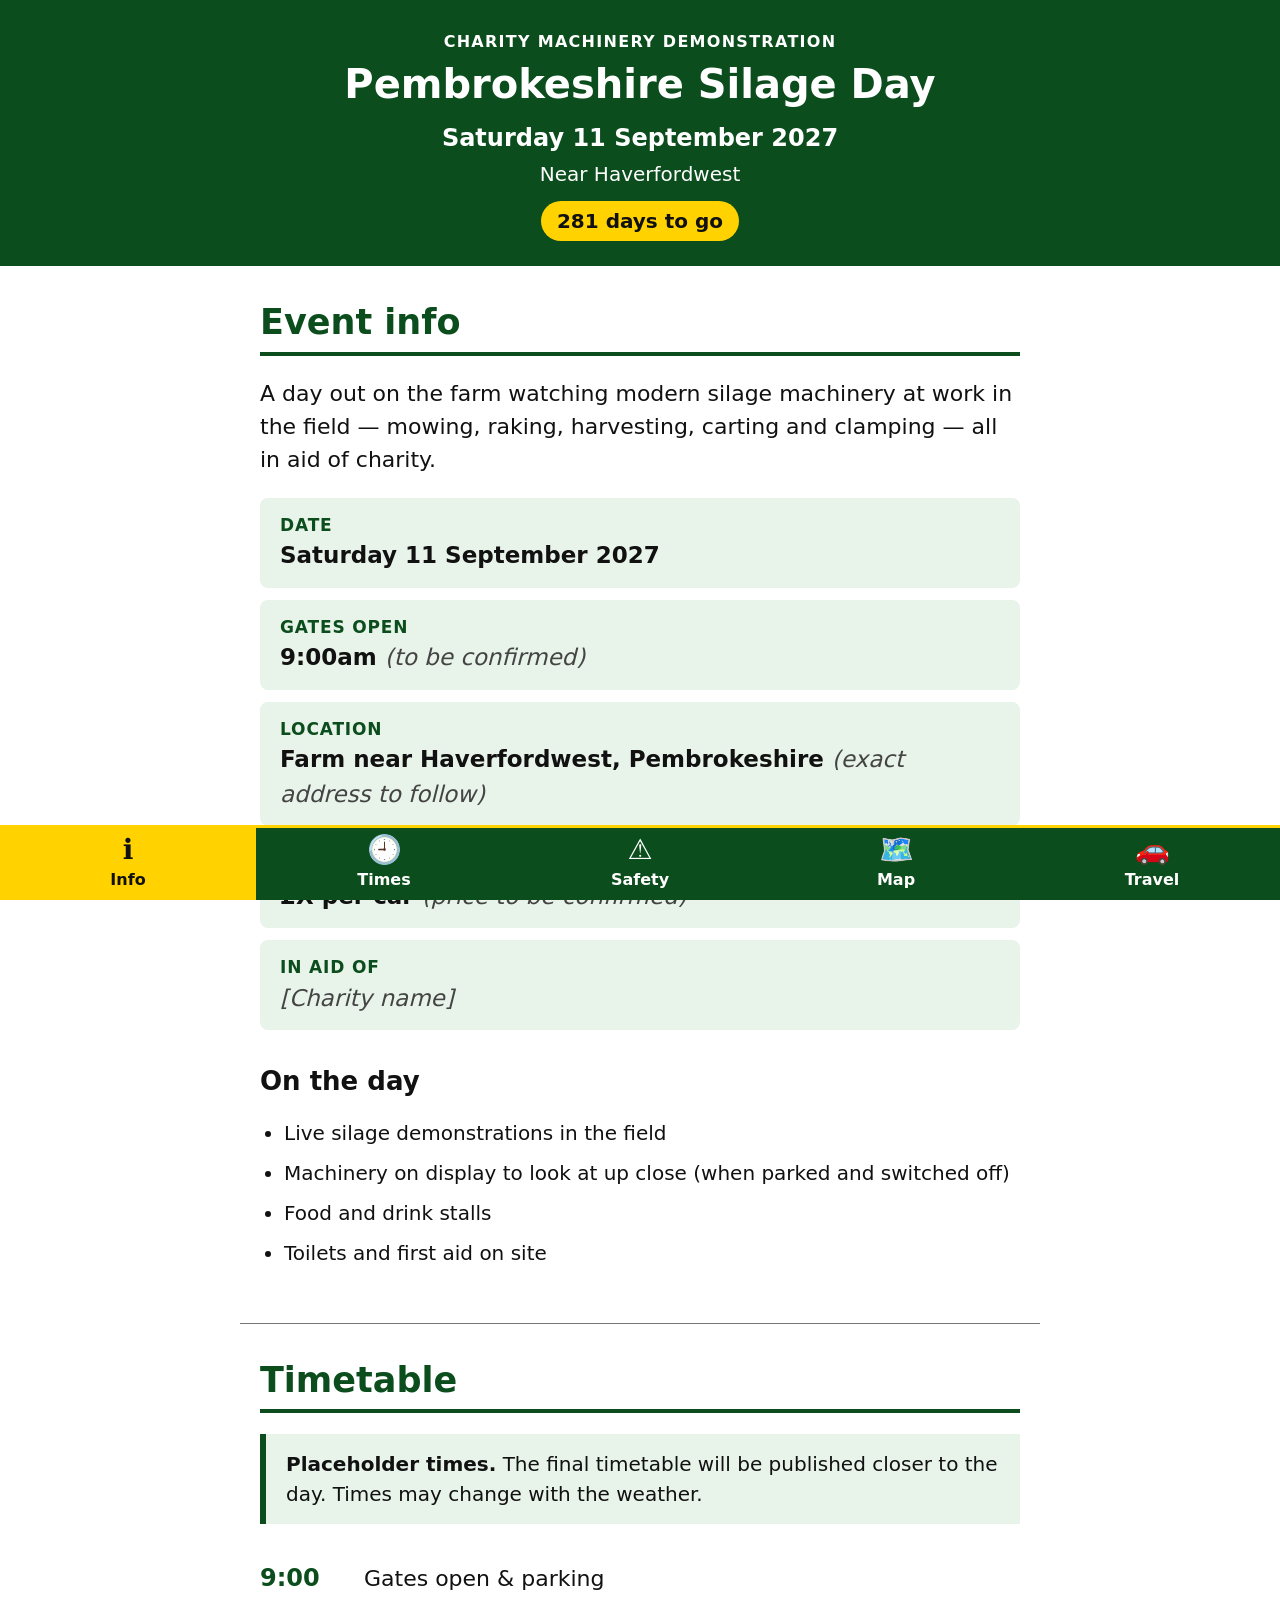
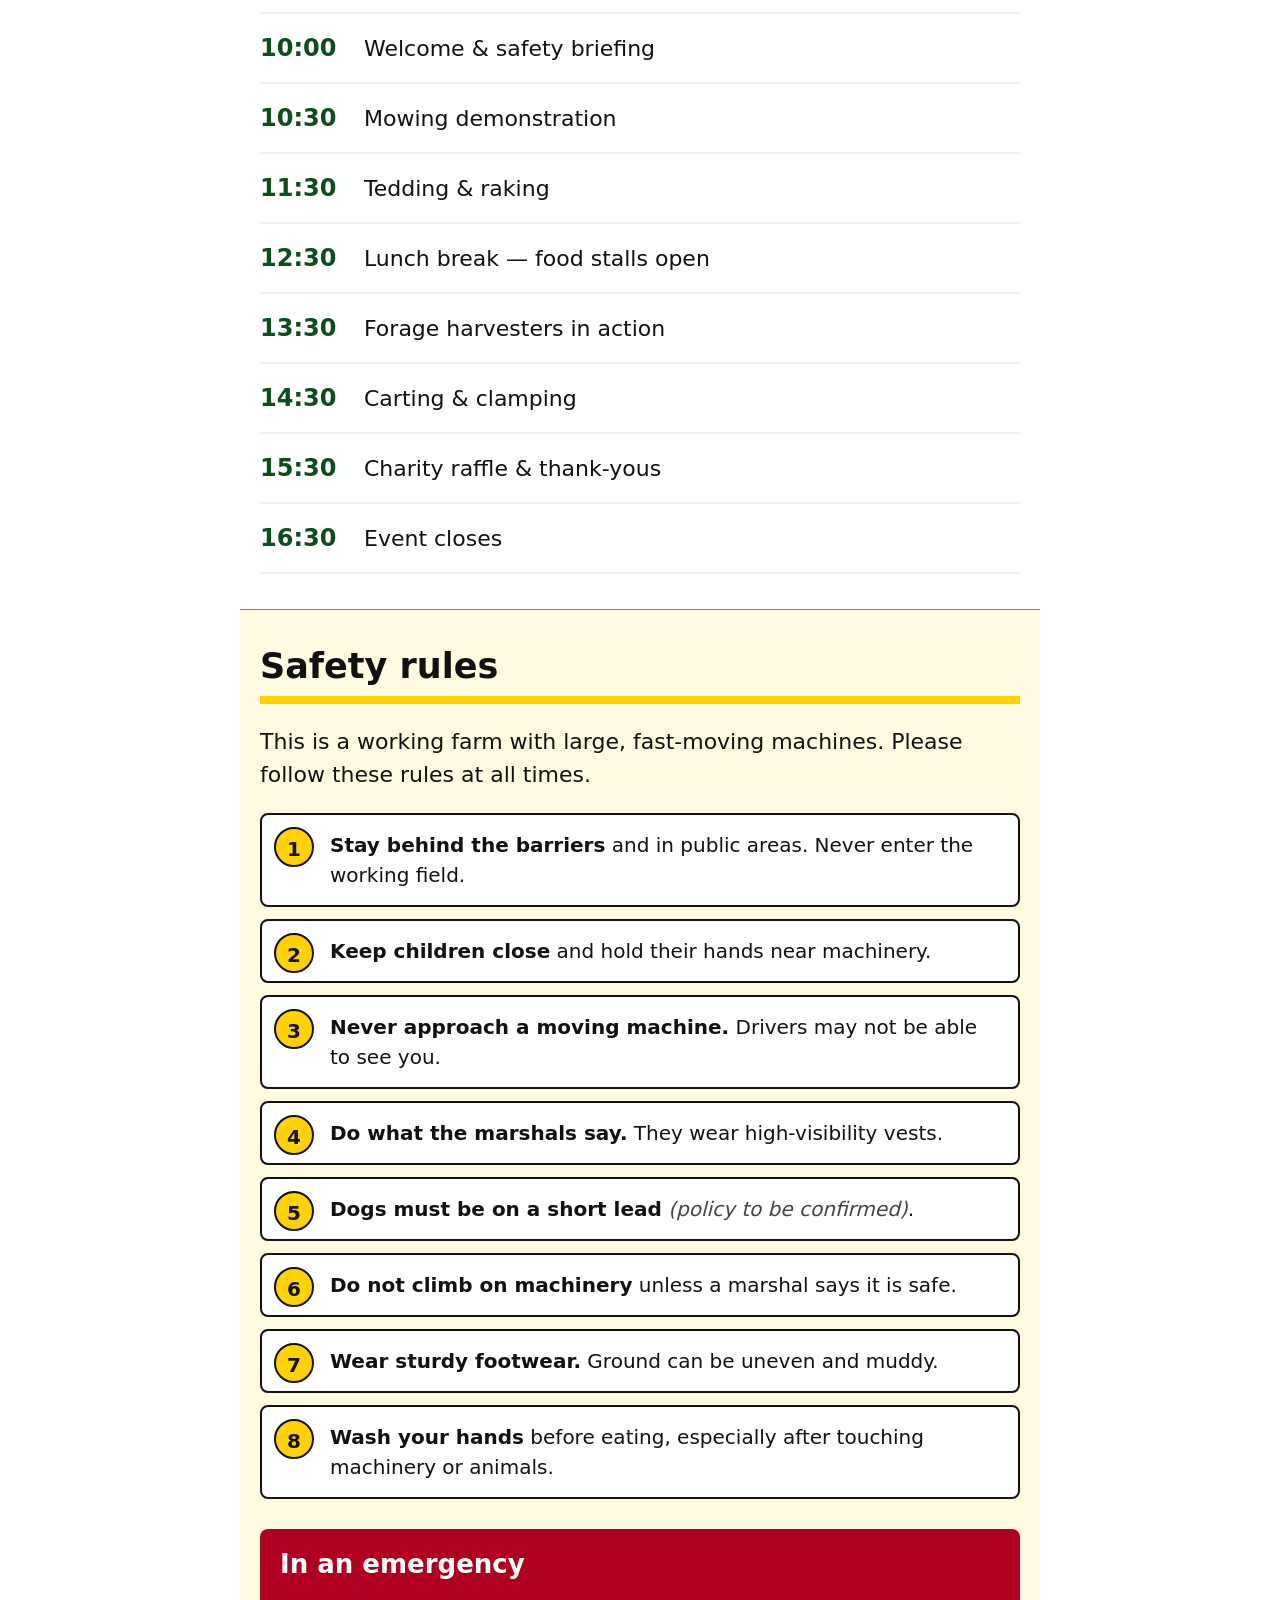
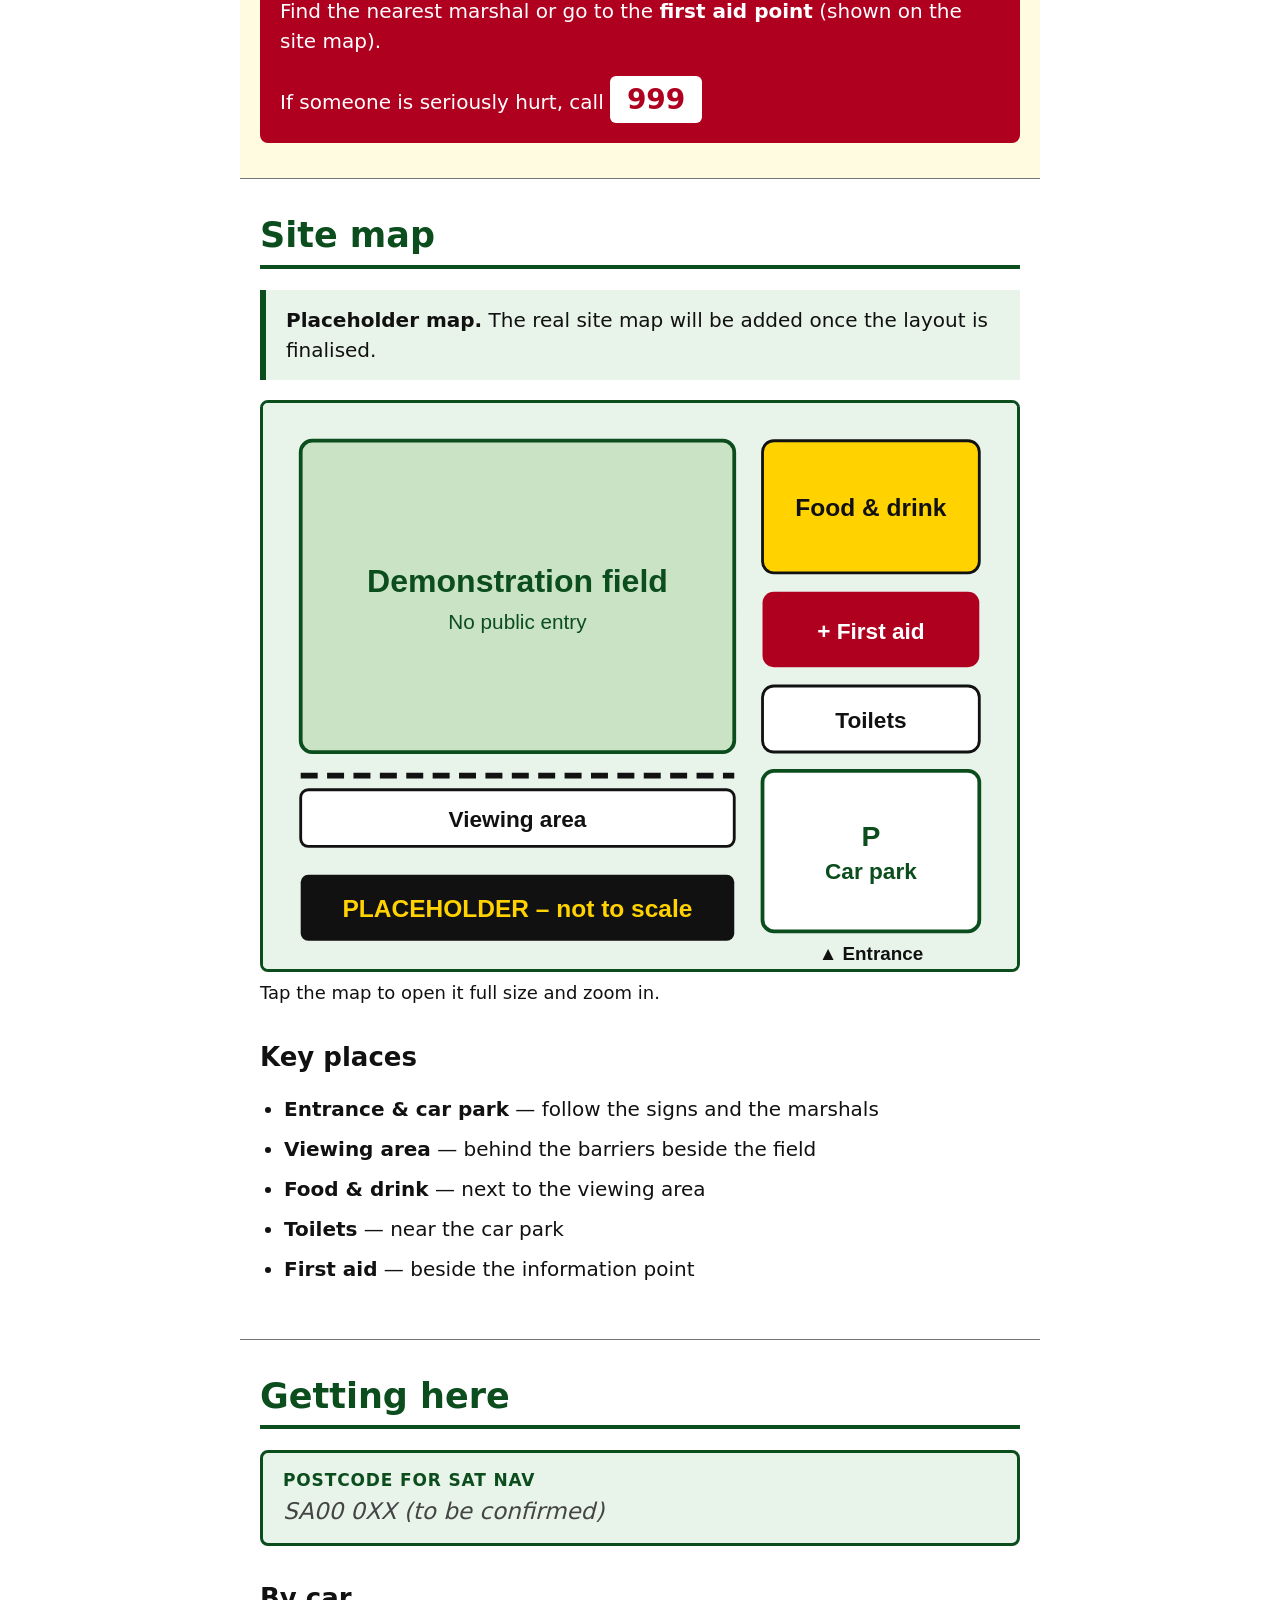
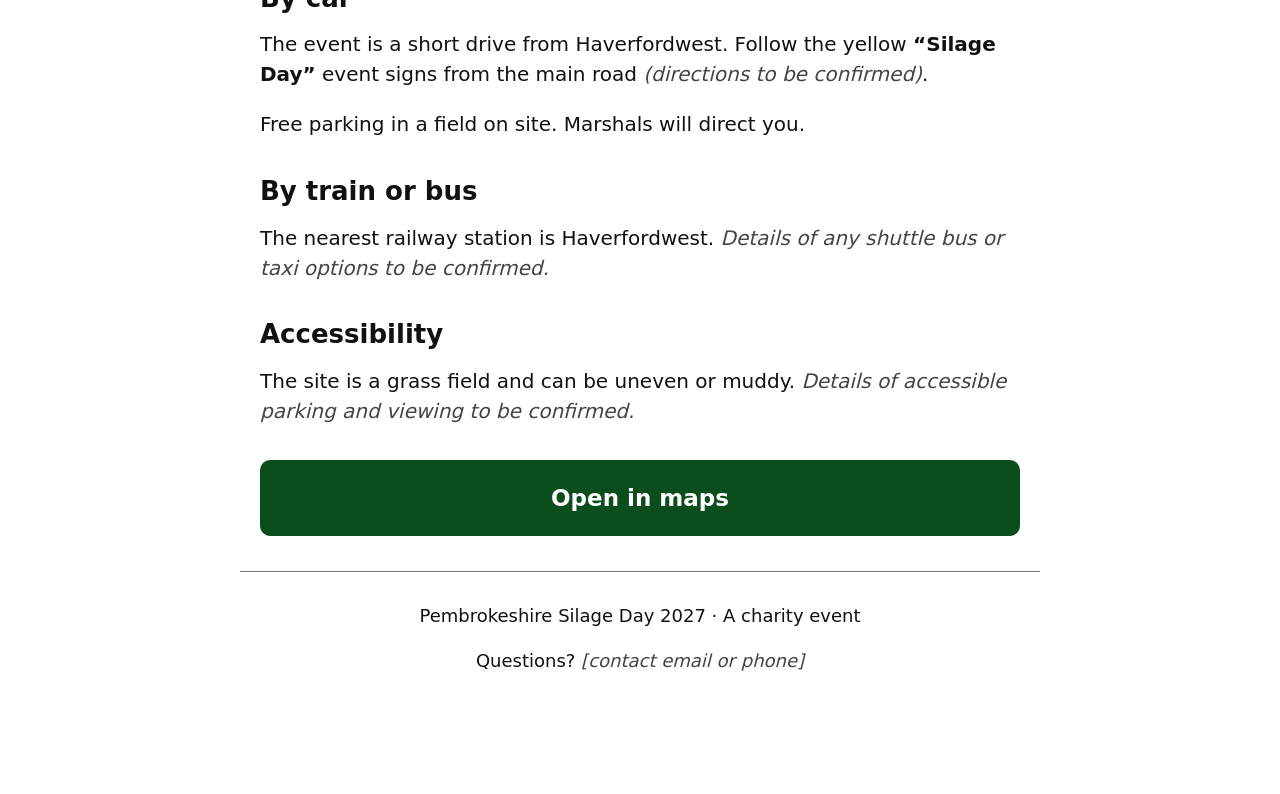
<file: simple-version/index.html>
<!DOCTYPE html>
<!--
  index.html — the main (and only) page of the visitor app.

  GitHub Pages automatically shows a file called "index.html" when someone
  visits your site's address, so this file name matters.

  The page is split into five <section> blocks, one for each part of the app.
  Each section has an "id" (like id="timetable"). The navigation links at the
  bottom of the screen point to those ids (href="#timetable"), so tapping a
  link scrolls straight to that section. No JavaScript is needed for that.
-->
<html lang="en-GB">
<head>
  <!-- Tells the browser which characters the page uses (UTF-8 covers everything, including Welsh accents like ŵ and ŷ). -->
  <meta charset="UTF-8">

  <!-- Essential for phones: makes the page fit the screen width instead of showing a tiny zoomed-out desktop page. -->
  <meta name="viewport" content="width=device-width, initial-scale=1, viewport-fit=cover">

  <!-- The text shown in the browser tab and in search results. -->
  <title>Pembrokeshire Silage Day 2027 – Visitor Guide</title>

  <!-- A short summary used by search engines and when the link is shared. -->
  <meta name="description" content="Visitor guide for Pembrokeshire Silage Day, a charity silage machinery demonstration near Haverfordwest on Saturday 11 September 2027.">

  <!-- Colours the phone's browser bar to match the green header. -->
  <meta name="theme-color" content="#0b4d1c">

  <!-- Link to our stylesheet. The path is "relative" (no leading slash) so it works on GitHub Pages. -->
  <link rel="stylesheet" href="css/style.css">
</head>
<body>

  <!-- "Skip link": hidden until a keyboard user presses Tab. Lets screen-reader and keyboard users jump past the header. -->
  <a class="skip-link" href="#main">Skip to content</a>

  <!-- ===================== HEADER ===================== -->
  <header class="site-header">
    <p class="header-kicker">Charity machinery demonstration</p>
    <h1>Pembrokeshire Silage Day</h1>
    <p class="header-date">
      <!-- <time> tells computers the exact date, while people see the friendly version. -->
      <time datetime="2027-09-11">Saturday 11 September 2027</time>
    </p>
    <p class="header-place">Near Haverfordwest</p>
    <!-- This empty paragraph gets filled in by js/main.js with "X days to go". -->
    <p class="countdown" id="countdown" aria-live="polite"></p>
  </header>

  <!-- ===================== MAIN CONTENT ===================== -->
  <main id="main">

    <!-- ---------- 1. EVENT INFO ---------- -->
    <section id="info" class="section" aria-labelledby="info-title">
      <h2 id="info-title">Event info</h2>

      <p class="lead">
        A day out on the farm watching modern silage machinery at work in the
        field — mowing, raking, harvesting, carting and clamping — all in aid
        of charity.
      </p>

      <!-- A "definition list" (<dl>) is good for label + value pairs like these. -->
      <dl class="facts">
        <div class="fact">
          <dt>Date</dt>
          <dd>Saturday 11 September 2027</dd>
        </div>
        <div class="fact">
          <dt>Gates open</dt>
          <dd>9:00am <span class="placeholder">(to be confirmed)</span></dd>
        </div>
        <div class="fact">
          <dt>Location</dt>
          <dd>Farm near Haverfordwest, Pembrokeshire <span class="placeholder">(exact address to follow)</span></dd>
        </div>
        <div class="fact">
          <dt>Entry</dt>
          <dd>£X per car <span class="placeholder">(price to be confirmed)</span></dd>
        </div>
        <div class="fact">
          <dt>In aid of</dt>
          <dd><span class="placeholder">[Charity name]</span></dd>
        </div>
      </dl>

      <h3>On the day</h3>
      <ul class="big-list">
        <li>Live silage demonstrations in the field</li>
        <li>Machinery on display to look at up close (when parked and switched off)</li>
        <li>Food and drink stalls</li>
        <li>Toilets and first aid on site</li>
      </ul>
    </section>

    <!-- ---------- 2. TIMETABLE ---------- -->
    <section id="timetable" class="section" aria-labelledby="timetable-title">
      <h2 id="timetable-title">Timetable</h2>
      <p class="notice">
        <strong>Placeholder times.</strong> The final timetable will be
        published closer to the day. Times may change with the weather.
      </p>

      <!-- An ordered list (<ol>) because the events happen in order. -->
      <ol class="timetable">
        <li>
          <span class="time">9:00</span>
          <span class="what">Gates open &amp; parking</span>
        </li>
        <li>
          <span class="time">10:00</span>
          <span class="what">Welcome &amp; safety briefing</span>
        </li>
        <li>
          <span class="time">10:30</span>
          <span class="what">Mowing demonstration</span>
        </li>
        <li>
          <span class="time">11:30</span>
          <span class="what">Tedding &amp; raking</span>
        </li>
        <li>
          <span class="time">12:30</span>
          <span class="what">Lunch break — food stalls open</span>
        </li>
        <li>
          <span class="time">13:30</span>
          <span class="what">Forage harvesters in action</span>
        </li>
        <li>
          <span class="time">14:30</span>
          <span class="what">Carting &amp; clamping</span>
        </li>
        <li>
          <span class="time">15:30</span>
          <span class="what">Charity raffle &amp; thank-yous</span>
        </li>
        <li>
          <span class="time">16:30</span>
          <span class="what">Event closes</span>
        </li>
      </ol>
    </section>

    <!-- ---------- 3. SAFETY ---------- -->
    <section id="safety" class="section section-safety" aria-labelledby="safety-title">
      <h2 id="safety-title">Safety rules</h2>
      <p class="lead">
        This is a working farm with large, fast-moving machines.
        Please follow these rules at all times.
      </p>

      <ol class="rules">
        <li><strong>Stay behind the barriers</strong> and in public areas. Never enter the working field.</li>
        <li><strong>Keep children close</strong> and hold their hands near machinery.</li>
        <li><strong>Never approach a moving machine.</strong> Drivers may not be able to see you.</li>
        <li><strong>Do what the marshals say.</strong> They wear high-visibility vests.</li>
        <li><strong>Dogs must be on a short lead</strong> <span class="placeholder">(policy to be confirmed)</span>.</li>
        <li><strong>Do not climb on machinery</strong> unless a marshal says it is safe.</li>
        <li><strong>Wear sturdy footwear.</strong> Ground can be uneven and muddy.</li>
        <li><strong>Wash your hands</strong> before eating, especially after touching machinery or animals.</li>
      </ol>

      <div class="emergency">
        <h3>In an emergency</h3>
        <p>Find the nearest marshal or go to the <strong>first aid point</strong> (shown on the site map).</p>
        <!-- "tel:" links open the phone's dialler when tapped. -->
        <p>If someone is seriously hurt, call <a class="call-link" href="tel:999">999</a></p>
      </div>
    </section>

    <!-- ---------- 4. SITE MAP ---------- -->
    <section id="map" class="section" aria-labelledby="map-title">
      <h2 id="map-title">Site map</h2>
      <p class="notice">
        <strong>Placeholder map.</strong> The real site map will be added
        once the layout is finalised.
      </p>

      <!-- <figure> groups an image with its caption. -->
      <figure class="site-map">
        <!--
          "alt" text describes the image for people who can't see it.
          Tapping the image opens it full size so visitors can pinch to zoom.
          When you have the real map, save it in the images folder and change
          both the href and src below to point to the new file.
        -->
        <a href="images/site-map-placeholder.svg">
          <img src="images/site-map-placeholder.svg"
               alt="Placeholder site map showing the entrance, car park, demonstration field, food stalls, toilets and first aid point."
               width="800" height="600">
        </a>
        <figcaption>Tap the map to open it full size and zoom in.</figcaption>
      </figure>

      <h3>Key places</h3>
      <ul class="big-list">
        <li><strong>Entrance &amp; car park</strong> — follow the signs and the marshals</li>
        <li><strong>Viewing area</strong> — behind the barriers beside the field</li>
        <li><strong>Food &amp; drink</strong> — next to the viewing area</li>
        <li><strong>Toilets</strong> — near the car park</li>
        <li><strong>First aid</strong> — beside the information point</li>
      </ul>
    </section>

    <!-- ---------- 5. GETTING HERE ---------- -->
    <section id="travel" class="section" aria-labelledby="travel-title">
      <h2 id="travel-title">Getting here</h2>

      <div class="fact fact-highlight">
        <p class="fact-label">Postcode for sat nav</p>
        <p class="fact-value"><span class="placeholder">SA00 0XX (to be confirmed)</span></p>
      </div>

      <h3>By car</h3>
      <p>
        The event is a short drive from Haverfordwest. Follow the yellow
        <strong>“Silage Day”</strong> event signs from the main road
        <span class="placeholder">(directions to be confirmed)</span>.
      </p>
      <p>Free parking in a field on site. Marshals will direct you.</p>

      <h3>By train or bus</h3>
      <p>
        The nearest railway station is Haverfordwest.
        <span class="placeholder">Details of any shuttle bus or taxi options to be confirmed.</span>
      </p>

      <h3>Accessibility</h3>
      <p>
        The site is a grass field and can be uneven or muddy.
        <span class="placeholder">Details of accessible parking and viewing to be confirmed.</span>
      </p>

      <!--
        This button opens the location in the phone's map app.
        Replace "Haverfordwest" in the link with the real postcode once you have it,
        e.g. https://www.google.com/maps/search/?api=1&query=SA61+1AA
      -->
      <a class="button" href="https://www.google.com/maps/search/?api=1&amp;query=Haverfordwest" target="_blank" rel="noopener">
        Open in maps
      </a>
    </section>

  </main>

  <!-- ===================== FOOTER ===================== -->
  <footer class="site-footer">
    <p>Pembrokeshire Silage Day 2027 · A charity event</p>
    <p>Questions? <span class="placeholder">[contact email or phone]</span></p>
    <!-- Extra space so the bottom navigation bar doesn't cover the footer text. -->
  </footer>

  <!-- ===================== BOTTOM NAVIGATION ===================== -->
  <!--
    This bar stays fixed at the bottom of the screen, like the tab bar in a
    phone app, so it's always within easy reach of your thumb.
    The "aria-label" names it for screen readers.
  -->
  <nav class="bottom-nav" aria-label="Sections">
    <a href="#info">
      <span class="nav-icon" aria-hidden="true">ℹ️</span>
      <span class="nav-label">Info</span>
    </a>
    <a href="#timetable">
      <span class="nav-icon" aria-hidden="true">🕘</span>
      <span class="nav-label">Times</span>
    </a>
    <a href="#safety">
      <span class="nav-icon" aria-hidden="true">⚠️</span>
      <span class="nav-label">Safety</span>
    </a>
    <a href="#map">
      <span class="nav-icon" aria-hidden="true">🗺️</span>
      <span class="nav-label">Map</span>
    </a>
    <a href="#travel">
      <span class="nav-icon" aria-hidden="true">🚗</span>
      <span class="nav-label">Travel</span>
    </a>
  </nav>

  <!-- Load our JavaScript last, so the page content appears first. -->
  <script src="js/main.js"></script>
</body>
</html>
</file>
<file: simple-version/css/style.css>
/*
  style.css — controls how the page LOOKS (colours, sizes, spacing, layout).

  The HTML file says WHAT is on the page; this file says HOW it should look.

  Design goals for reading outdoors on a phone:
    - Big text (the base size is 20px, larger than the usual 16px).
    - Very high contrast: near-black text on white, white text on dark green.
    - Bold yellow only for safety warnings, with black text on top.
    - Big tap targets (at least 48px tall) for cold or gloved fingers.
*/

/* ---------- 1. Colour "variables" ----------
   Defining colours once here means you can change the whole colour scheme
   by editing just these lines. Use them elsewhere with var(--name). */
:root {
  --green-dark: #0b4d1c;   /* header, nav bar, headings */
  --green-light: #e8f3ea;  /* soft background for info boxes */
  --yellow: #ffd200;       /* safety / warning highlight */
  --ink: #111111;          /* main text colour (almost black) */
  --paper: #ffffff;        /* page background */
  --grey-line: #767676;    /* borders (still dark enough to see in sunshine) */
  --red: #b00020;          /* emergency */

  --nav-height: 72px;      /* height of the bottom navigation bar */
}

/* ---------- 2. Basic reset & page defaults ---------- */

/* Make width/height include padding and borders — much easier to reason about. */
*,
*::before,
*::after {
  box-sizing: border-box;
}

html {
  font-size: 20px;          /* 1rem = 20px everywhere below */
  scroll-behavior: smooth;  /* gentle scrolling when tapping nav links */
  /* When jumping to a section, leave a little gap at the top. */
  scroll-padding-top: 12px;
}

/* Respect people who have asked their phone to reduce motion. */
@media (prefers-reduced-motion: reduce) {
  html {
    scroll-behavior: auto;
  }
}

body {
  margin: 0;
  /* "system-ui" uses the phone's own font, which is clear and loads instantly. */
  font-family: system-ui, -apple-system, "Segoe UI", Roboto, Arial, sans-serif;
  line-height: 1.5;
  color: var(--ink);
  background: var(--paper);
  /* Leave room at the bottom so the fixed nav bar never hides content.
     env(safe-area-inset-bottom) adds extra room on iPhones with a home bar. */
  padding-bottom: calc(var(--nav-height) + env(safe-area-inset-bottom));
}

img {
  max-width: 100%;  /* images never spill off the side of the screen */
  height: auto;
  display: block;
}

h1, h2, h3 {
  line-height: 1.2;
  margin: 0 0 0.6em;
}

h2 {
  font-size: 1.75rem;
  color: var(--green-dark);
  border-bottom: 4px solid var(--green-dark);
  padding-bottom: 0.25em;
}

h3 {
  font-size: 1.3rem;
  margin-top: 1.4em;
}

p {
  margin: 0 0 1em;
}

a {
  color: var(--green-dark);
  font-weight: 700;
  text-decoration-thickness: 2px;
  text-underline-offset: 3px;
}

/* A thick, obvious outline when using a keyboard to move around. */
a:focus-visible,
button:focus-visible {
  outline: 4px solid var(--ink);
  outline-offset: 3px;
}

/* ---------- 3. Skip link (hidden until focused) ---------- */
.skip-link {
  position: absolute;
  left: -9999px;
}
.skip-link:focus {
  left: 12px;
  top: 12px;
  z-index: 100;
  background: var(--yellow);
  color: var(--ink);
  padding: 0.5em 1em;
}

/* ---------- 4. Header ---------- */
.site-header {
  background: var(--green-dark);
  color: var(--paper);
  padding: 1.5rem 1rem 1.25rem;
  text-align: center;
}

.site-header h1 {
  font-size: 2rem;
  margin-bottom: 0.3em;
}

.header-kicker {
  text-transform: uppercase;
  letter-spacing: 0.08em;
  font-size: 0.8rem;
  font-weight: 700;
  margin-bottom: 0.4em;
}

.header-date {
  font-size: 1.2rem;
  font-weight: 700;
  margin-bottom: 0.1em;
}

.header-place {
  margin-bottom: 0.6em;
}

/* The countdown "pill" filled in by JavaScript. */
.countdown {
  display: inline-block;
  background: var(--yellow);
  color: var(--ink);
  font-weight: 800;
  padding: 0.25em 0.8em;
  border-radius: 999px;
  margin: 0;
}
/* Hide the pill while it's still empty (e.g. if JavaScript is switched off). */
.countdown:empty {
  display: none;
}

/* ---------- 5. Sections ---------- */
main {
  max-width: 40rem;   /* stops lines getting too long on tablets/computers */
  margin: 0 auto;
}

.section {
  padding: 1.75rem 1rem;
  border-bottom: 1px solid var(--grey-line);
}

.lead {
  font-size: 1.1rem;
}

/* Grey-boxed notes such as "Placeholder times". */
.notice {
  background: var(--green-light);
  border-left: 6px solid var(--green-dark);
  padding: 0.75em 1em;
}

/* Marks text that still needs real details. Easy to search for later: "placeholder". */
.placeholder {
  font-style: italic;
  font-weight: 400;
  color: #444444;
}

/* Lists with a little more breathing room between items. */
.big-list {
  padding-left: 1.2em;
}
.big-list li {
  margin-bottom: 0.5em;
}

/* ---------- 6. Key facts boxes ---------- */
.facts {
  margin: 0 0 1em;
}

.fact {
  background: var(--green-light);
  border-radius: 8px;
  padding: 0.75em 1em;
  margin-bottom: 0.6em;
}

.fact dt,
.fact-label {
  font-size: 0.85rem;
  font-weight: 700;
  text-transform: uppercase;
  letter-spacing: 0.05em;
  color: var(--green-dark);
  margin: 0;
}

.fact dd,
.fact-value {
  font-size: 1.15rem;
  font-weight: 700;
  margin: 0;
}

.fact-highlight {
  border: 3px solid var(--green-dark);
  margin-bottom: 1.25em;
}

/* ---------- 7. Timetable ---------- */
.timetable {
  list-style: none;  /* remove the 1. 2. 3. numbers — the times do that job */
  padding: 0;
  margin: 0;
}

.timetable li {
  display: flex;      /* puts the time and the description side by side */
  gap: 1rem;
  align-items: baseline;
  padding: 0.8em 0;
  border-bottom: 2px solid var(--green-light);
}

.timetable .time {
  flex: 0 0 4.2rem;   /* fixed-width column so all the times line up */
  font-weight: 800;
  font-size: 1.2rem;
  color: var(--green-dark);
  font-variant-numeric: tabular-nums;  /* digits all the same width */
}

.timetable .what {
  font-size: 1.1rem;
}

/* ---------- 8. Safety section ---------- */
.section-safety {
  background: #fffbe0;  /* very pale yellow so the section stands out */
}

.section-safety h2 {
  color: var(--ink);
  border-bottom-color: var(--yellow);
  border-bottom-width: 8px;
}

.rules {
  padding-left: 0;
  list-style: none;
  counter-reset: rule;  /* our own big numbers, see ::before below */
}

.rules li {
  counter-increment: rule;
  position: relative;
  padding: 0.75em 0.75em 0.75em 3.4em;
  margin-bottom: 0.6em;
  background: var(--paper);
  border: 2px solid var(--ink);
  border-radius: 8px;
}

/* Draws a big black-on-yellow number in front of each rule. */
.rules li::before {
  content: counter(rule);
  position: absolute;
  left: 0.6em;
  top: 0.6em;
  width: 2em;
  height: 2em;
  line-height: 2em;
  text-align: center;
  font-weight: 800;
  background: var(--yellow);
  color: var(--ink);
  border: 2px solid var(--ink);
  border-radius: 50%;
}

.emergency {
  margin-top: 1.5em;
  background: var(--red);
  color: var(--paper);
  padding: 1em;
  border-radius: 8px;
}

.emergency h3 {
  margin-top: 0;
}

.emergency p:last-child {
  margin-bottom: 0;
}

.call-link {
  display: inline-block;
  background: var(--paper);
  color: var(--red);
  font-size: 1.4rem;
  font-weight: 800;
  padding: 0.1em 0.6em;
  border-radius: 6px;
  text-decoration: none;
}

/* ---------- 9. Site map ---------- */
.site-map {
  margin: 0 0 1em;
}

.site-map img {
  border: 3px solid var(--green-dark);
  border-radius: 8px;
}

.site-map figcaption {
  font-size: 0.9rem;
  margin-top: 0.4em;
}

/* ---------- 10. Big button ---------- */
.button {
  display: block;
  text-align: center;
  background: var(--green-dark);
  color: var(--paper);
  text-decoration: none;
  font-size: 1.15rem;
  padding: 0.9em 1em;
  border-radius: 10px;
  margin-top: 1.5em;
  min-height: 48px;
}

/* ---------- 11. Footer ---------- */
.site-footer {
  text-align: center;
  padding: 1.5rem 1rem;
  font-size: 0.9rem;
}

/* ---------- 12. Bottom navigation bar ---------- */
.bottom-nav {
  position: fixed;    /* stays put while the page scrolls underneath */
  left: 0;
  right: 0;
  bottom: 0;
  z-index: 50;
  display: flex;      /* lays the five links out in a row */
  background: var(--green-dark);
  border-top: 3px solid var(--yellow);
  padding-bottom: env(safe-area-inset-bottom);
}

.bottom-nav a {
  flex: 1;            /* each link takes an equal share of the width */
  display: flex;
  flex-direction: column;
  align-items: center;
  justify-content: center;
  min-height: var(--nav-height);
  color: var(--paper);
  text-decoration: none;
  font-size: 0.8rem;
}

.nav-icon {
  font-size: 1.4rem;
  line-height: 1;
  margin-bottom: 0.15em;
}

/* The link for the section you're currently looking at.
   The "is-active" class is added by js/main.js. */
.bottom-nav a.is-active {
  background: var(--yellow);
  color: var(--ink);
}
</file>
